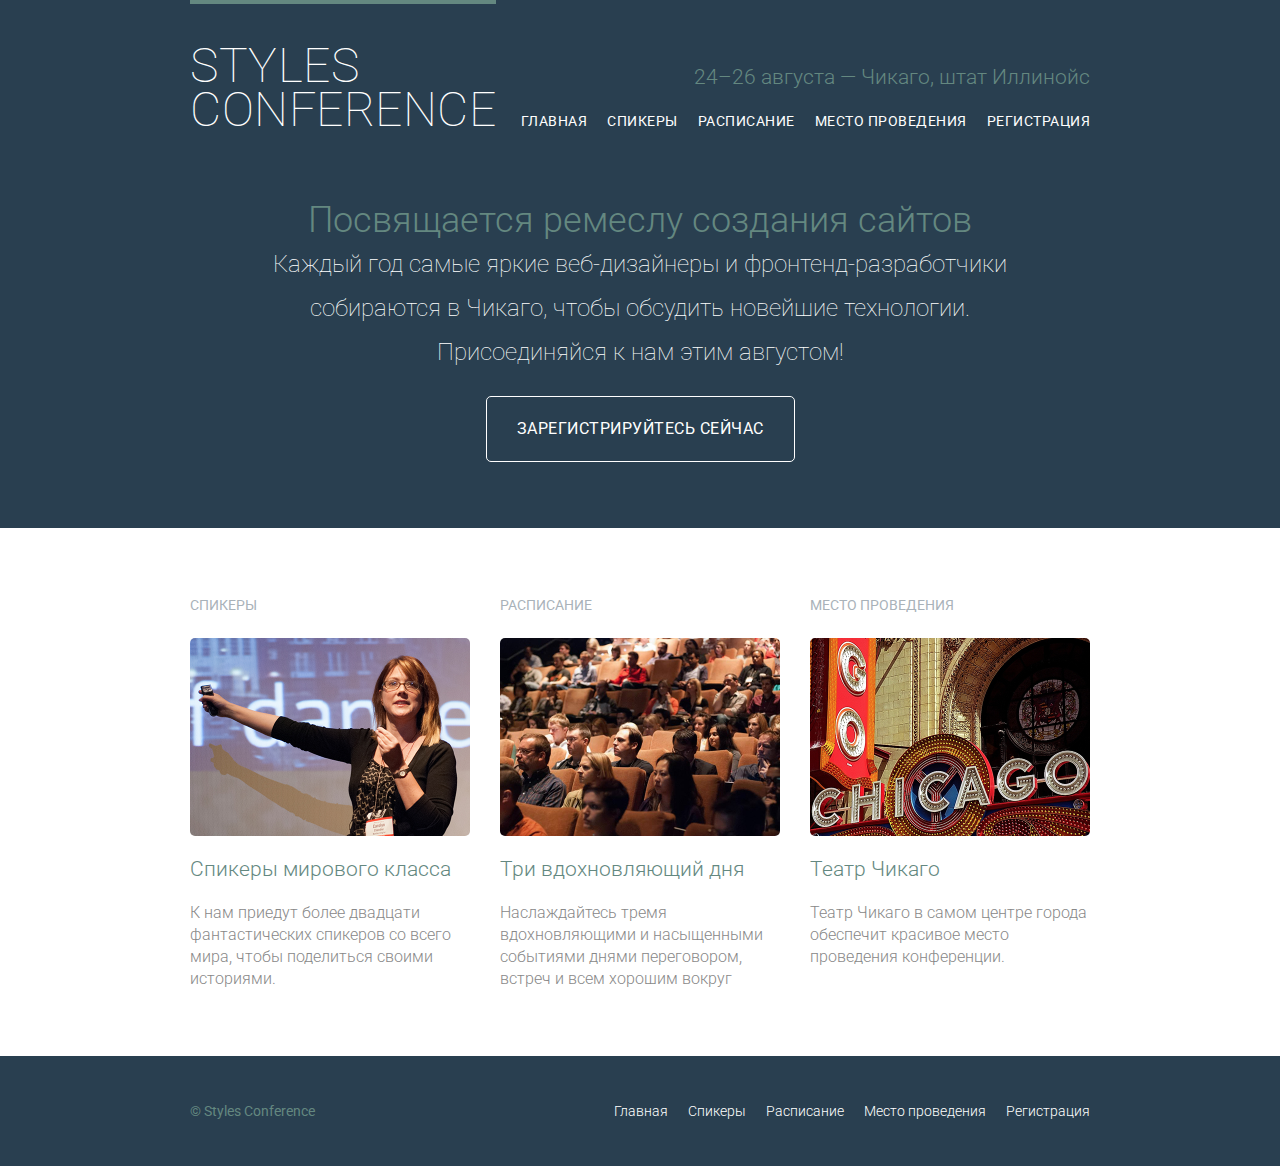
<file: index.html>
<!DOCTYPE html>
<html lang="ru">
  <head>
  	 <meta charset="utf-8">
  	 <title>Styles Conference</title>
     <link rel="preconnect" href="https://fonts.googleapis.com">
     <link rel="preconnect" href="https://fonts.gstatic.com" crossorigin>
     <link href="https://fonts.googleapis.com/css2?family=Roboto:wght@100;300;400&display=swap" rel="stylesheet">
  	 <link rel="stylesheet" href="assets/stylesheets/main.css">
  </head>
  <body>
  	 <header class="primary-header container group">
  	   <h1 class="logo">
  	   	 <a href="index.html">Styles <br> Conference</a>
       </h1>
  	   <h3 class="tagline">24&ndash;26 августа &mdash; Чикаго, штат Иллинойс</h3>
  	   <nav class="nav primary-nav">
         <ul>        
           <li><a href="index.html">Главная</a></li><!--
           --><li><a href="speakers.html">Спикеры</a></li><!--
           --><li><a href="schedule.html">Расписание</a></li><!--
           --><li><a href="venue.html">Место проведения</a></li><!--
           --><li><a href="register.html">Регистрация</a></li>
         </ul>
  	   </nav>
  	 </header>

  	  <section class="hero container">
  	  	<h2>Посвящается ремеслу создания сайтов</h2>
  	  	<p>Каждый год самые яркие веб-дизайнеры и фронтенд-разработчики собираются в Чикаго, 
     чтобы обсудить новейшие технологии. Присоединяйся к нам этим августом!</p>
     	<a class="btn btn-alt" href="register.html">Зарегистрируйтесь сейчас</a>
  	  </section>

    <section class="row">
  	  <div class="grid">

         <!-- Спикеры -->

  	  	<section class="teaser col-1-3">
          <h5>Спикеры</h5>
  	  		<a href="speakers.html">
  	  			<img src="assets/images/home/speakers.jpg" alt="Проффесиональные спикеры">
  	  			<h3>Спикеры мирового класса</h3>
  	  		</a>
  	  		<p>К нам приедут более двадцати фантастических спикеров со всего мира, чтобы поделиться своими историями.</p>
  	  	</section><!--
  
        Расписание
  
     --><section class="teaser col-1-3">
          <h5>Расписание</h5>
  	  		<a href="schedule.html">
  	  		  <img src="assets/images/home/schedule.jpg" alt="Расписание проведения мероприятия">	
  	  			<h3>Три вдохновляющий дня</h3>
  	  		</a>
  	  		<p>Наслаждайтесь тремя вдохновляющими и насыщенными событиями днями переговором, встреч и всем хорошим вокруг</p>
  	  	</section><!--
  
         Место проведения
  
    --><section class="teaser col-1-3">
       <h5>Место проведения</h5>
  	  		<a href="venue.html">
  	  			<img src="assets/images/home/venue.jpg" alt="Местом проведения является - Чикаго">
  	  			<h3>Театр Чикаго</h3>
  	  		</a>
  	  		<p>Театр Чикаго в самом центре города обеспечит красивое место проведения конференции.</p>
  	  	</section>

  	  </div>
    </section>

  	 <footer class="primary-footer container group">
  	 <small>&copy; Styles Conference</small>
       <nav class="nav">
         <ul>        
           <li><a href="index.html">Главная</a></li><!--
           --><li><a href="speakers.html">Спикеры</a></li><!--
           --><li><a href="schedule.html">Расписание</a></li><!--
           --><li><a href="venue.html">Место проведения</a></li><!--
           --><li><a href="register.html">Регистрация</a></li>
         </ul>
       </nav>
  	 </footer>
  </body>
</html>
</file>
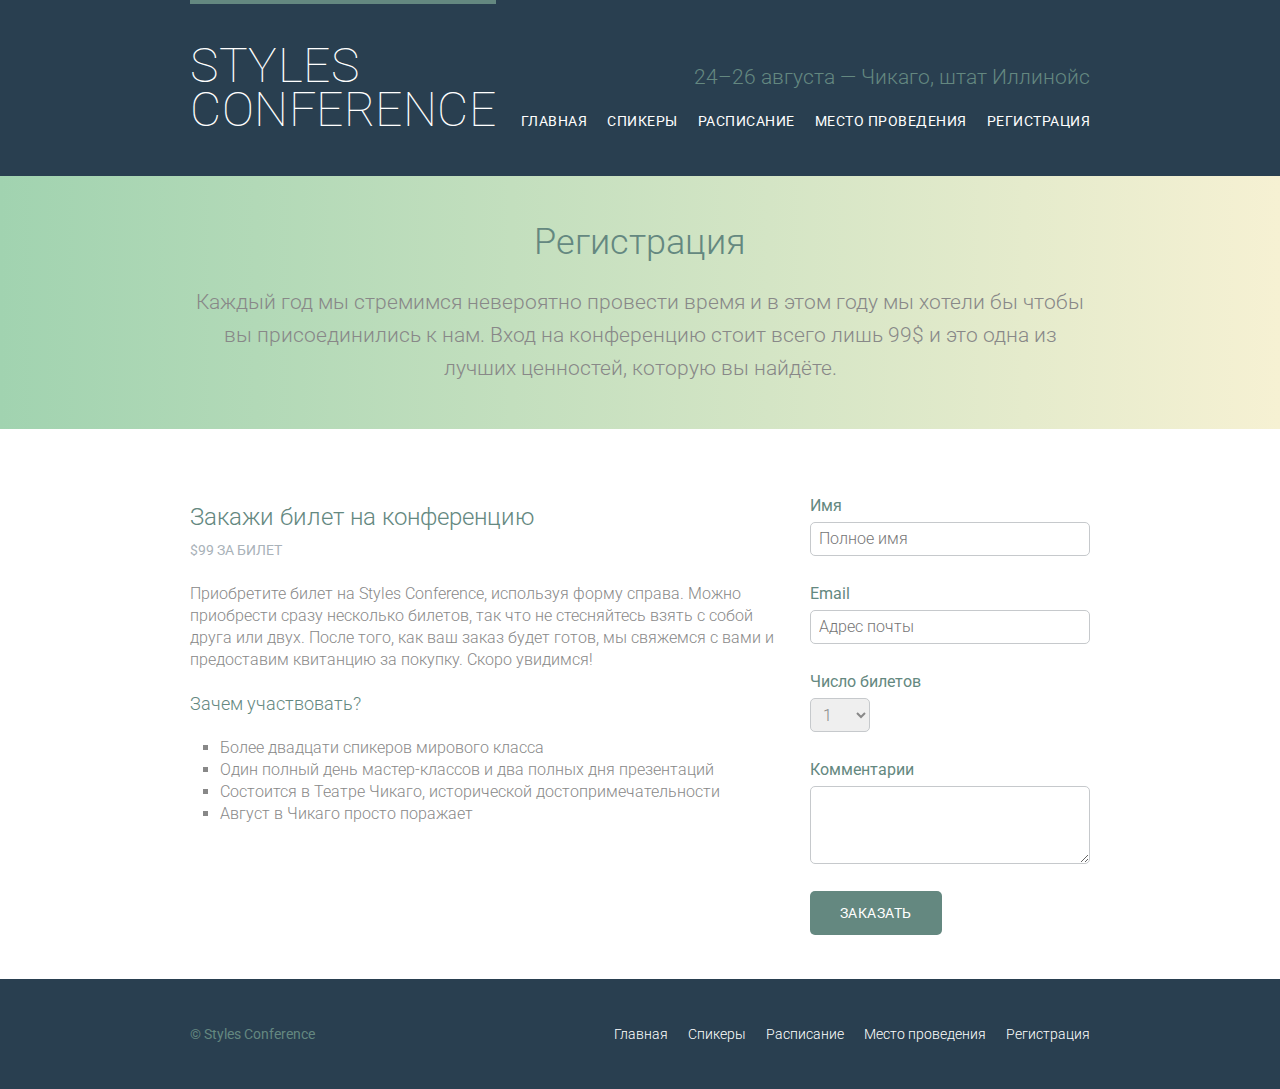
<file: register.html>
<!DOCTYPE html>
<html lang="ru">
  <head>
  	 <meta charset="utf-8">
  	 <title>Styles Conference</title>
     <link rel="preconnect" href="https://fonts.googleapis.com">
     <link rel="preconnect" href="https://fonts.gstatic.com" crossorigin>
     <link href="https://fonts.googleapis.com/css2?family=Roboto:wght@100;300;400&display=swap" rel="stylesheet">
  	 <link rel="stylesheet" href="assets/stylesheets/main.css">
  </head>
  <body>
  	 <header class="primary-header container group">
       <h1 class="logo">
         <a href="index.html">Styles <br> Conference</a>
       </h1>
       <h3 class="tagline">24&ndash;26 августа &mdash; Чикаго, штат Иллинойс</h3>
       <nav class="nav primary-nav">
         <ul>        
           <li><a href="index.html">Главная</a></li><!--
           --><li><a href="speakers.html">Спикеры</a></li><!--
           --><li><a href="schedule.html">Расписание</a></li><!--
           --><li><a href="venue.html">Место проведения</a></li><!--
           --><li><a href="register.html">Регистрация</a></li>
         </ul>
       </nav>
     </header>

  <section class="row-alt">
     <div class="lead container">
       <h1>Регистрация</h1>
       <p>Каждый год мы стремимся невероятно провести время и в этом году мы хотели бы чтобы вы присоединились к нам. Вход на конференцию стоит всего лишь 99$ и это одна из лучших ценностей, которую вы найдёте.</p>
     </div>
  </section>

  <section class="row">
    <div class="grid">

      <section class="col-2-3">

        <h2>Закажи билет на конференцию</h2>
        <h5>$99 за билет</h5>

        <p>Приобретите билет на Styles Conference, используя форму справа. 
     Можно приобрести сразу несколько билетов, так что не стесняйтесь взять 
     с собой друга или двух. После того, как ваш заказ будет готов, мы 
     свяжемся с вами и предоставим квитанцию за покупку. Скоро увидимся!</p>

        <h4>Зачем участвовать?</h4>

        <ul class="why-attend">
            <li>Более двадцати спикеров мирового класса</li>
            <li>Один полный день мастер-классов и два полных дня презентаций</li>
            <li>Состоится в Театре Чикаго, исторической достопримечательности</li>
            <li>Август в Чикаго просто поражает</li>
        </ul>
        
      </section><!--

      --><form class="col-1-3" action="#" method="post">

        <fieldset class="register-group">
          
          <label>
            Имя
            <input type="text" name="name" placeholder="Полное имя" required>
          </label>

          <label>
            Email
            <input type="email" name="email" placeholder="Адрес почты" required>
          </label>

          <label>
            Число билетов
            <select name="quantity" required>
              <option value="1" selected>1</option>
              <option value="2">2</option>
              <option value="3">3</option>
              <option value="4">4</option>
              <option value="5">5</option>
            </select>
          </label>

          <label>
            Комментарии
            <textarea name="comments"></textarea>
          </label>

        </fieldset>

        <input class="btn btn-default" type="submit" name="submit" value="Заказать">
        
      </form>  
      
    </div>
  </section>

      <footer class="primary-footer container group">
        <small>&copy; Styles Conference</small>
       <nav class="nav">
         <ul>        
           <li><a href="index.html">Главная</a></li><!--
           --><li><a href="speakers.html">Спикеры</a></li><!--
           --><li><a href="schedule.html">Расписание</a></li><!--
           --><li><a href="venue.html">Место проведения</a></li><!--
           --><li><a href="register.html">Регистрация</a></li>
         </ul>
       </nav>
     </footer>
  </body>
</file>
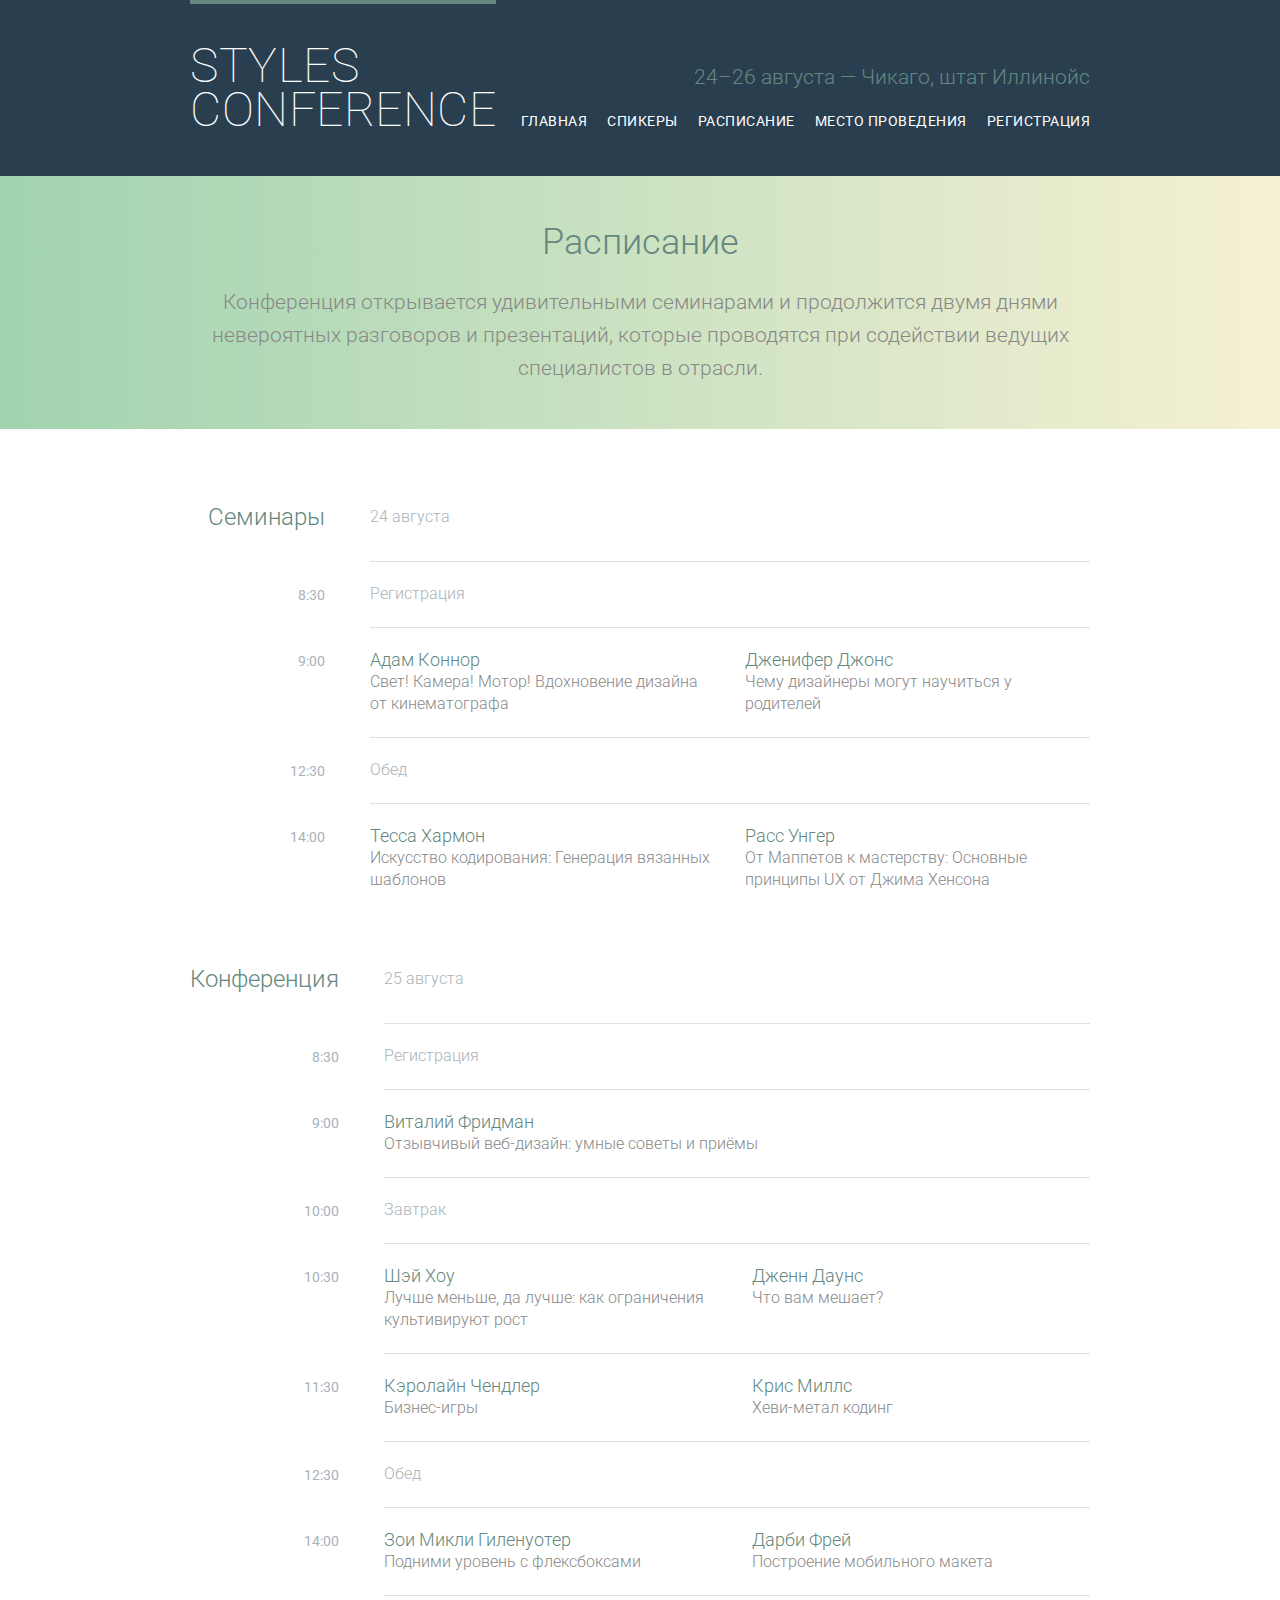
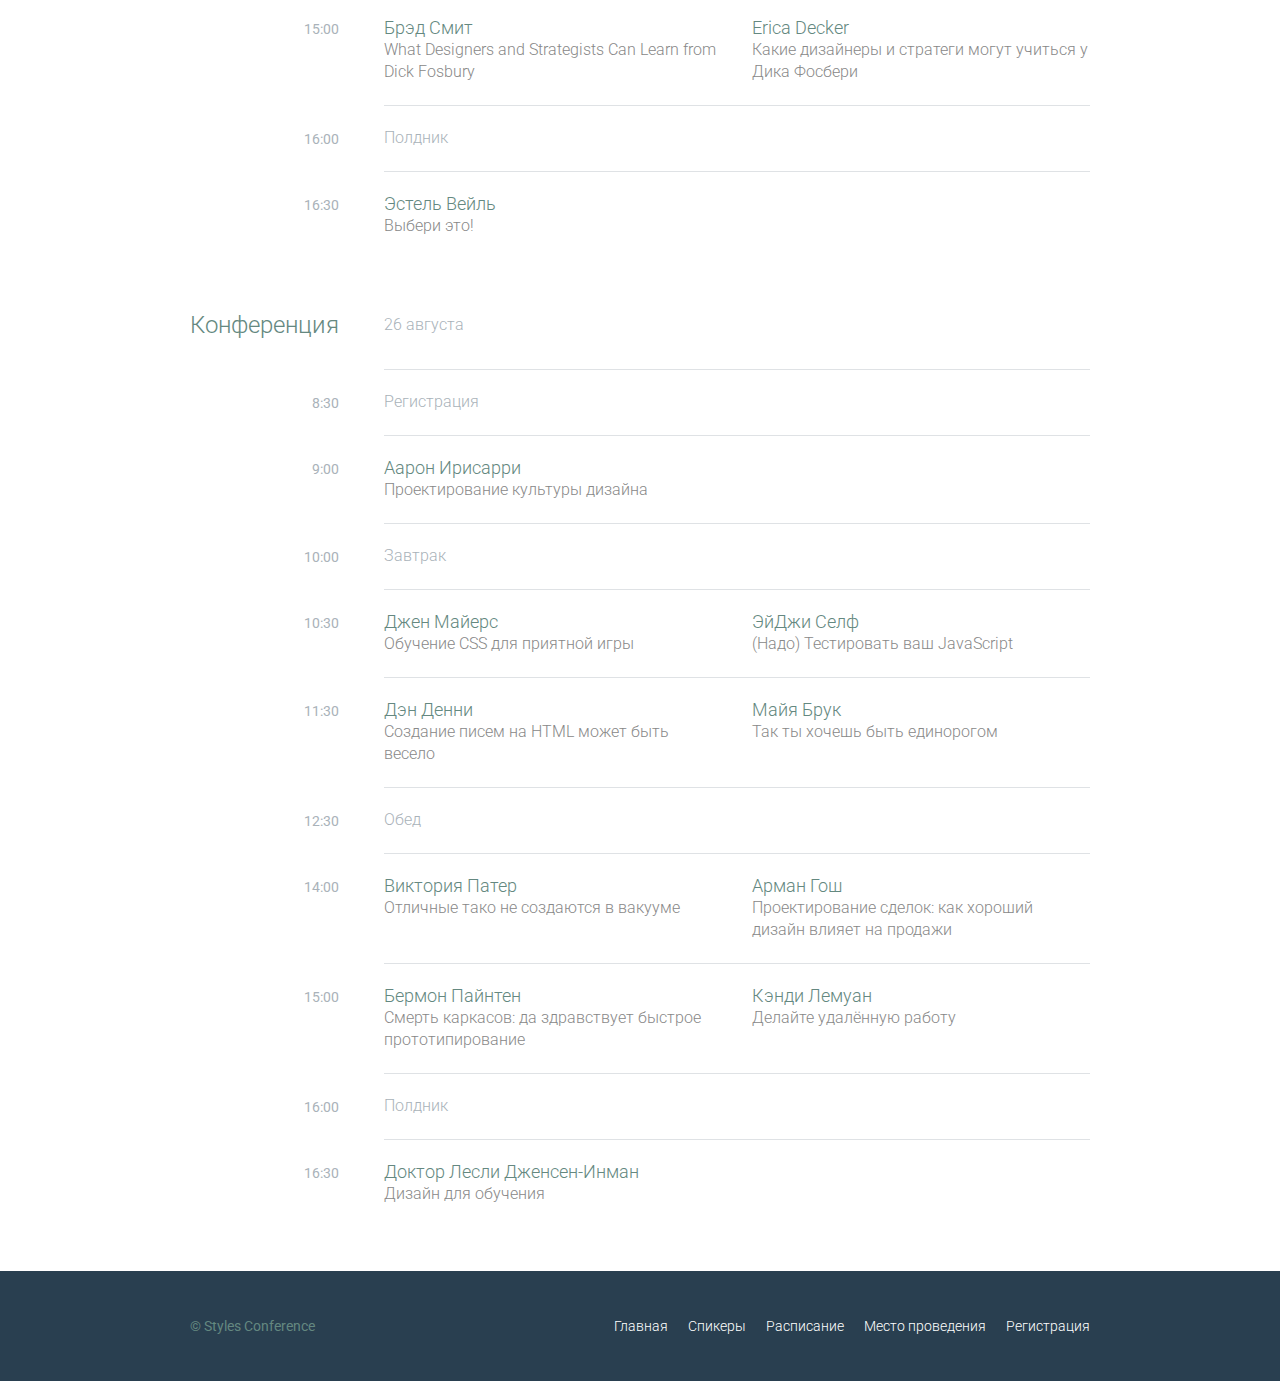
<file: schedule.html>
<!DOCTYPE html>
<html lang="ru">

  <head>
  	 <meta charset="utf-8">
  	 <title>Styles Conference</title>
     <link rel="preconnect" href="https://fonts.googleapis.com">
     <link rel="preconnect" href="https://fonts.gstatic.com" crossorigin>
     <link href="https://fonts.googleapis.com/css2?family=Roboto:wght@100;300;400&display=swap" rel="stylesheet">
  	 <link rel="stylesheet" href="assets/stylesheets/main.css">
  </head>

  <body>
  	 <header class="primary-header container group">
       <h1 class="logo">
         <a href="index.html">Styles <br> Conference</a>
       </h1>
       <h3 class="tagline">24&ndash;26 августа &mdash; Чикаго, штат Иллинойс</h3>
       <nav class="nav primary-nav">
         <ul>        
           <li><a href="index.html">Главная</a></li><!--
           --><li><a href="speakers.html">Спикеры</a></li><!--
           --><li><a href="schedule.html">Расписание</a></li><!--
           --><li><a href="venue.html">Место проведения</a></li><!--
           --><li><a href="register.html">Регистрация</a></li>
         </ul>
       </nav>
     </header>

  <section class="row-alt">
     <div class="lead container">
       <h1>Расписание</h1>
       <p>Конференция открывается удивительными семинарами и продолжится двумя днями невероятных разговоров и презентаций, которые проводятся при содействии ведущих специалистов в отрасли.</p>
     </div>
  </section>

  <section class="row">
    <div class="container">

      <table>
        <thead>
          <tr>
            <th scope="row">
              Семинары
            </th>
            <td class="schedule-offset" colspan="2">
              24 августа
            </td>
          </tr>
        </thead>
        <tbody>
          <tr>
            <th scope="row">
              <time datetime="08:30:00">8:30</time>
            </th>
            <td class="schedule-offset" colspan="2">
              Регистрация
            </td>
          </tr>
          <tr>
            <th scope="row">
              <time datetime="09:00:00">9:00</time>
            </th>
            <td>
              <a href="speakers.html#adam-connor">
                <h4>Адам Коннор</h4>
                Свет! Камера! Мотор! Вдохновение дизайна от кинематографа
              </a>
            </td>
            <td>
              <a href="speakers.html#jennifer-jones">
                <h4>Дженифер Джонс</h4>
                Чему дизайнеры могут научиться у родителей
              </a>
            </td>
          </tr>
          <tr>
            <th scope="row">
              <time datetime="12:30:00">12:30</time>
            </th>
            <td class="schedule-offset" colspan="2">
              Обед
            </td>
          </tr>
          <tr>
            <th scope="row">
              <time datetime="14:00:00">14:00</time>
            </th>
            <td>
              <a href="speakers.html#tessa-harmon">
                <h4>Тесса Хармон</h4>
                Искусство кодирования: Генерация вязанных шаблонов
              </a>
            </td>
            <td>
              <a href="speakers.html#russ-unger">
                <h4>Расс Унгер</h4>
                От Маппетов к мастерству: Основные принципы UX от Джима Хенсона
              </a>
            </td>
          </tr>
        </tbody>
      </table>

     <table>
          <thead>
            <tr>
              <th scope="row">
                Конференция
              </th>
              <td class="schedule-offset" colspan="2">
                25 августа
              </td>
            </tr>
          </thead>
          <tbody>
            <tr>
              <th scope="row">
                <time datetime="08:30:00">8:30</time>
              </th>
              <td class="schedule-offset" colspan="2">
                Регистрация
              </td>
            </tr>
            <tr>
              <th scope="row">
                <time datetime="09:00:00">9:00</time>
              </th>
              <td colspan="2">
                <a href="speakers.html#vitaly-friedman">
                  <h4>Виталий Фридман</h4>
                  Отзывчивый веб-дизайн: умные советы и приёмы
                </a>
              </td>
            </tr>
            <tr>
              <th scope="row">
                <time datetime="10:00:00">10:00</time>
              </th>
              <td class="schedule-offset" colspan="2">
                Завтрак
              </td>
            </tr>
            <tr>
              <th scope="row">
                <time datetime="10:30:00">10:30</time>
              </th>
              <td>
                <a href="speakers.html#shay-howe">
                  <h4>Шэй Хоу</h4>
                  Лучше меньше, да лучше: как ограничения культивируют рост
                </a>
              </td>
              <td>
                <a href="speakers.html#jenn-downs">
                  <h4>Дженн Даунс</h4>
                  Что вам мешает?
                </a>
              </td>
            </tr>
            <tr>
              <th scope="row">
                <time datetime="11:30:00">11:30</time>
              </th>
              <td>
                <a href="speakers.html#carolyn-chandler">
                  <h4>Кэролайн Чендлер</h4>
                  Бизнес-игры
                </a>
              </td>
              <td>
                <a href="speakers.html#chris-mills">
                  <h4>Крис Миллс</h4>
                  Хеви-метал кодинг
                </a>
              </td>
            </tr>
            <tr>
              <th scope="row">
                <time datetime="12:30:00">12:30</time>
              </th>
              <td class="schedule-offset" colspan="2">
                Обед
              </td>
            </tr>
            <tr>
              <th scope="row">
                <time datetime="14:00">14:00</time>
              </th>
              <td>
                <a href="speakers.html#zoe-mickley-gillenwater">
                  <h4>Зои Микли Гиленуотер</h4>
                  Подними уровень с флексбоксами
                </a>
              </td>
              <td>
                <a href="speakers.html#darby-frey">
                  <h4>  Дарби Фрей</h4>
                  Построение мобильного макета
                </a>
              </td>
            </tr>
            <tr>
              <th scope="row">
                <time datetime="15:00:00">15:00</time>
              </th>
              <td>
                <a href="speakers.html#brad-smith">
                  <h4>  Брэд Смит</h4>
                  What Designers and Strategists Can Learn from Dick Fosbury
                </a>
              </td>
              <td>
                <a href="speakers.html#erica-decker">
                  <h4>Erica Decker</h4>
                  Какие дизайнеры и стратеги могут учиться у Дика Фосбери
                </a>
              </td>
            </tr>
            <tr>
              <th scope="row">
                <time datetime="16:00:00">16:00</time>
              </th>
              <td class="schedule-offset" colspan="2">
                Полдник
              </td>
            </tr>
            <tr>
              <th scope="row">
                <time datetime="16:30:00">16:30</time>
              </th>
              <td colspan="2">
                <a href="speakers.html#estelle-weyl">
                  <h4>Эстель Вейль</h4>
                  Выбери это!
                </a>
              </td>
            </tr>
          </tbody>
        </table> 


        <table>
          <thead>
            <tr>
              <th scope="row">
                Конференция
              </th>
              <td class="schedule-offset" colspan="2">
                26 августа
              </td>
            </tr>
          </thead>
          <tbody>
            <tr>
              <th scope="row">
                <time datetime="08:30:00">8:30</time>
              </th>
              <td class="schedule-offset" colspan="2">
                Регистрация
              </td>
            </tr>
            <tr>
              <th scope="row">
                <time datetime="09:00:00">9:00</time>
              </th>
              <td colspan="2">
                <a href="speakers.html#aaron-irizarry">
                  <h4>Аарон Ирисарри</h4>
                  Проектирование культуры дизайна
                </a>
              </td>
            </tr>
            <tr>
              <th scope="row">
                <time datetime="10:00:00">10:00</time>
              </th>
              <td class="schedule-offset" colspan="2">
                Завтрак
              </td>
            </tr>
            <tr>
              <th scope="row">
                <time datetime="10:30:00">10:30</time>
              </th>
              <td>
                <a href="speakers.html#jen-myers">
                  <h4>Джен Майерс</h4>
                  Обучение CSS для приятной игры
                </a>
              </td>
              <td>
                <a href="speakers.html#aj-self">
                  <h4>ЭйДжи Селф</h4>
                  (Надо) Тестировать ваш JavaScript
                </a>
              </td>
            </tr>
            <tr>
              <th scope="row">
                <time datetime="11:30:00">11:30</time>
              </th>
              <td>
                <a href="speakers.html#dan-denney">
                  <h4>  Дэн Денни</h4>
                  Создание писем на HTML может быть весело
                </a>
              </td>
              <td>
                <a href="speakers.html#maya-bruck">
                  <h4>  Майя Брук</h4>
                    Так ты хочешь быть единорогом
                </a>
              </td>
            </tr>
            <tr>
              <th scope="row">
                <time datetime="12:30:00">12:30</time>
              </th>
              <td class="schedule-offset" colspan="2">
                Обед
              </td>
            </tr>
            <tr>
              <th scope="row">
                <time datetime="14:00">14:00</time>
              </th>
              <td>
                <a href="speakers.html#victoria-pater">
                  <h4>Виктория Патер</h4>
                    Отличные тако не создаются в вакууме
                </a>
              </td>
              <td>
                <a href="speakers.html#arman-ghosh">
                  <h4>Арман Гош</h4>
                    Проектирование сделок: как хороший дизайн влияет на продажи
                </a>
              </td>
            </tr>
            <tr>
              <th scope="row">
                <time datetime="15:00:00">15:00</time>
              </th>
              <td>
                <a href="speakers.html#bermon-painter">
                  <h4>Бермон Пайнтен</h4>
                  Смерть каркасов: да здравствует быстрое прототипирование
                </a>
              </td>
              <td>
                <a href="speakers.html#candi-lemoine">
                  <h4>Кэнди Лемуан</h4>
                  Делайте удалённую работу
                </a>
              </td>
            </tr>
            <tr>
              <th scope="row">
                <time datetime="16:00:00">16:00</time>
              </th>
              <td class="schedule-offset" colspan="2">
                Полдник
              </td>
            </tr>
            <tr>
              <th scope="row">
                <time datetime="16:30:00">16:30</time>
              </th>
              <td colspan="2">
                <a href="speakers.html#leslie-jensen-inman">
                  <h4>Доктор Лесли Дженсен-Инман</h4>
                 Дизайн для обучения
                </a>
              </td>
            </tr>
          </tbody>
        </table>
      
    </div>
  </section>

      <footer class="primary-footer container group">
        <small>&copy; Styles Conference</small>
       <nav class="nav">
         <ul>        
           <li><a href="index.html">Главная</a></li><!--
           --><li><a href="speakers.html">Спикеры</a></li><!--
           --><li><a href="schedule.html">Расписание</a></li><!--
           --><li><a href="venue.html">Место проведения</a></li><!--
           --><li><a href="register.html">Регистрация</a></li>
         </ul>
       </nav>
     </footer>
  </body>
</file>
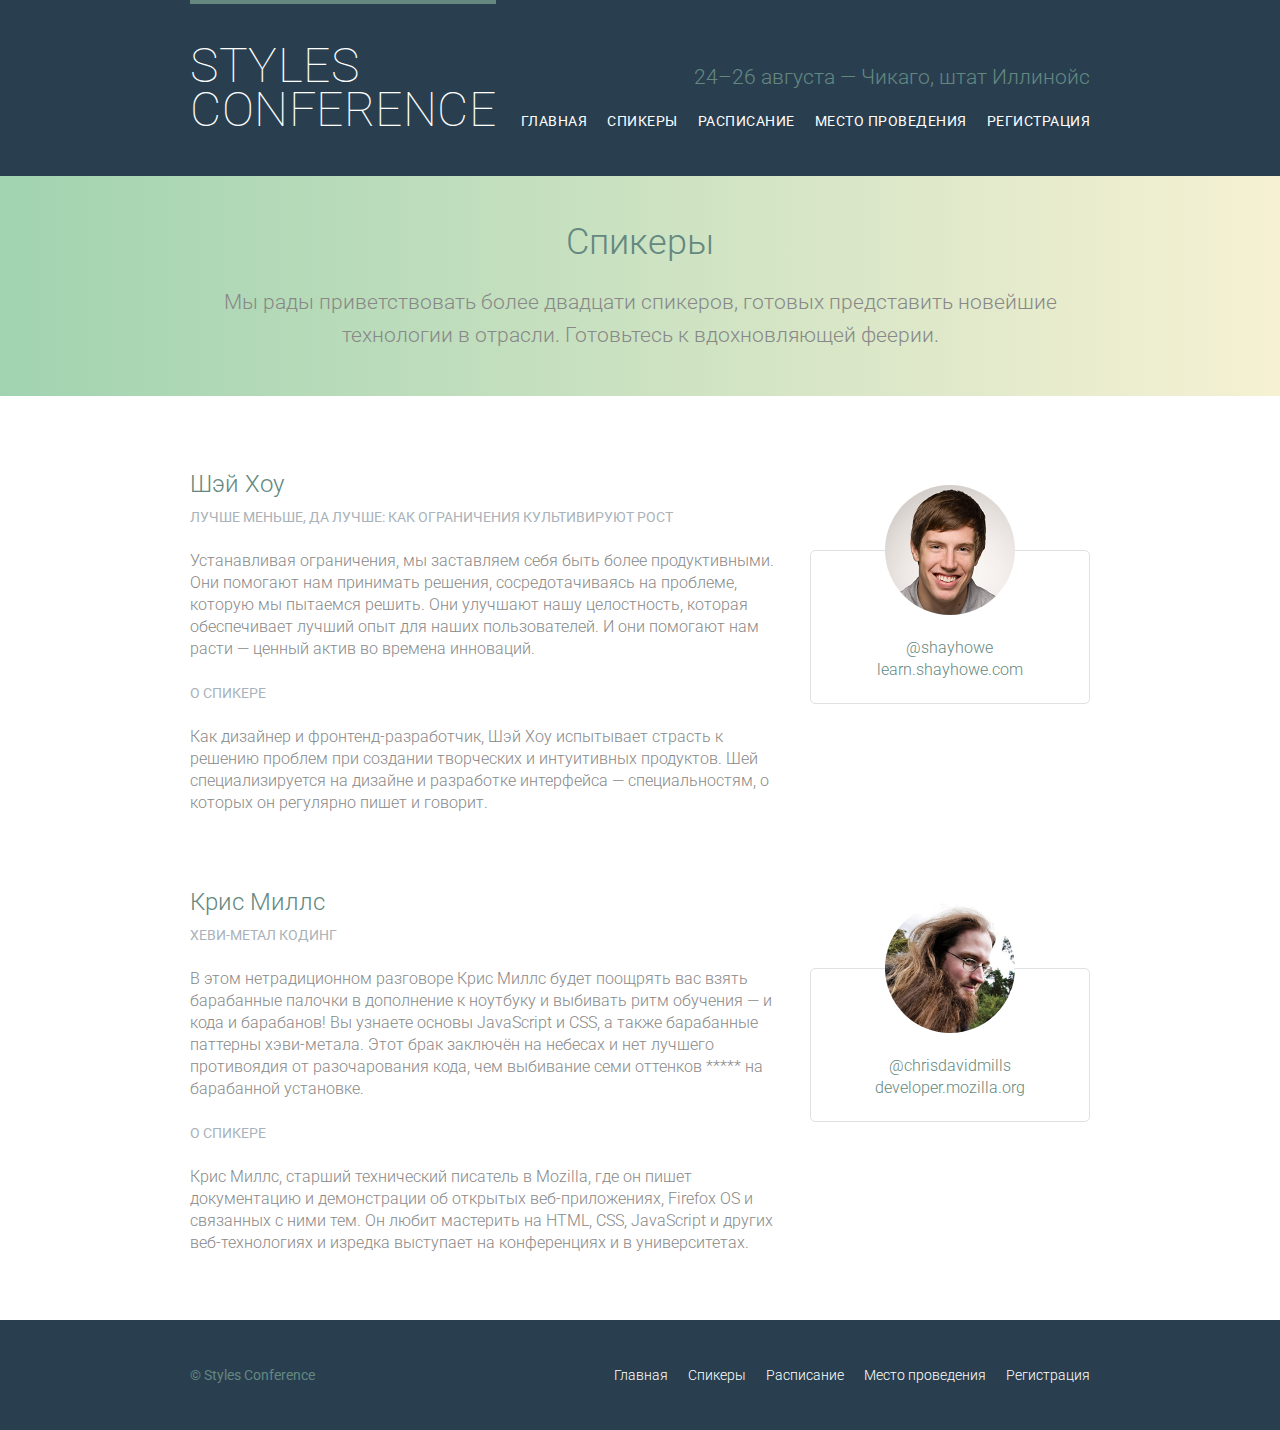
<file: speakers.html>
<!DOCTYPE html>
<html lang="ru">
  <head>
  	 <meta charset="utf-8">
  	 <title>Styles Conference</title>
     <link rel="preconnect" href="https://fonts.googleapis.com">
     <link rel="preconnect" href="https://fonts.gstatic.com" crossorigin>
     <link href="https://fonts.googleapis.com/css2?family=Roboto:wght@100;300;400&display=swap" rel="stylesheet">
  	 <link rel="stylesheet" href="assets/stylesheets/main.css">
  </head>
  <body>
  	 <header class="primary-header container group">
       <h1 class="logo">
         <a href="index.html">Styles <br> Conference</a>
       </h1>
       <h3 class="tagline">24&ndash;26 августа &mdash; Чикаго, штат Иллинойс</h3>
       <nav class="nav primary-nav">
         <ul>        
           <li><a href="index.html">Главная</a></li><!--
           --><li><a href="speakers.html">Спикеры</a></li><!--
           --><li><a href="schedule.html">Расписание</a></li><!--
           --><li><a href="venue.html">Место проведения</a></li><!--
           --><li><a href="register.html">Регистрация</a></li>
         </ul>
       </nav>
     </header>

  <section class="row-alt">
     <div class="lead container">
       <h1>Спикеры</h1>
       <p>Мы рады приветствовать более двадцати спикеров, готовых представить 
    новейшие технологии в отрасли. Готовьтесь к вдохновляющей феерии.</p>
     </div>
  </section>

  <section class="row">
      <div class="grid">
          <section class="speaker" id="shay-howe">
              <div class="col-2-3">
                 <h2>Шэй Хоу</h2>
                 <h5>Лучше меньше, да лучше: как ограничения культивируют рост</h5>

                 <p>Устанавливая ограничения, мы заставляем себя быть более продуктивными. Они помогают нам принимать решения, сосредотачиваясь на проблеме, которую мы пытаемся решить. Они улучшают нашу целостность, которая обеспечивает лучший опыт для наших пользователей. И они помогают нам расти — ценный актив во времена инноваций.</p>

                 <h5>О спикере</h5>

                 <p>Как дизайнер и фронтенд-разработчик, Шэй Хоу испытывает страсть к решению проблем при создании творческих и интуитивных продуктов. Шей специализируется на дизайне и разработке интерфейса — специальностям, о которых он регулярно пишет и говорит.</p>
              </div><!--
             --><aside class="col-1-3">
                <div class="speaker-info">

                    <img src="assets/images/speakers/shay-howe.jpg" alt="Шэй Хоу">

                    <ul>
                        <li><a href="https://twitter.com/shayhowe">@shayhowe</a></li>
                        <li><a href="http://learn.shayhowe.com/">learn.shayhowe.com</a></li>
                    </ul>

                </div>
              </aside>
          </section>
          <section id="chris-mills">
            <div class="col-2-3">
               <h2>Крис Миллс</h2> 
               <h5>ХЕВИ-МЕТАЛ КОДИНГ</h5>

               <p>В этом нетрадиционном разговоре Крис Миллс будет поощрять вас взять барабанные палочки в дополнение к ноутбуку и выбивать ритм обучения — и кода и барабанов! Вы узнаете основы JavaScript и CSS, а также барабанные паттерны хэви-метала. Этот брак заключён на небесах и нет лучшего противоядия от разочарования кода, чем выбивание семи оттенков ***** на барабанной установке.</p>

               <h5>О спикере</h5>

               <p>Крис Миллс, старший технический писатель в Mozilla, где он пишет документацию и демонстрации об открытых веб-приложениях, Firefox OS и связанных с ними тем. Он любит мастерить на HTML, CSS, JavaScript и других веб-технологиях и изредка выступает на конференциях и в университетах.</p>
            </div><!--
             --><aside class="col-1-3">
                <div class="speaker-info">

                    <img src="assets/images/speakers/chris-mills.jpg" alt="Крис Миллс">

                    <ul>
                        <li><a href="https://twitter.com/chrisdavidmills">@chrisdavidmills</a></li>
                        <li><a href="https://developer.mozilla.org/ru/">developer.mozilla.org</a></li>
                    </ul>
                </div>
              </aside>
          </section>
      </div>
  </section>

     <footer class="primary-footer container group">
        <small>&copy; Styles Conference</small>
       <nav class="nav">
         <ul>        
           <li><a href="index.html">Главная</a></li><!--
           --><li><a href="speakers.html">Спикеры</a></li><!--
           --><li><a href="schedule.html">Расписание</a></li><!--
           --><li><a href="venue.html">Место проведения</a></li><!--
           --><li><a href="register.html">Регистрация</a></li>
         </ul>
       </nav>
     </footer>
  </body>
</file>
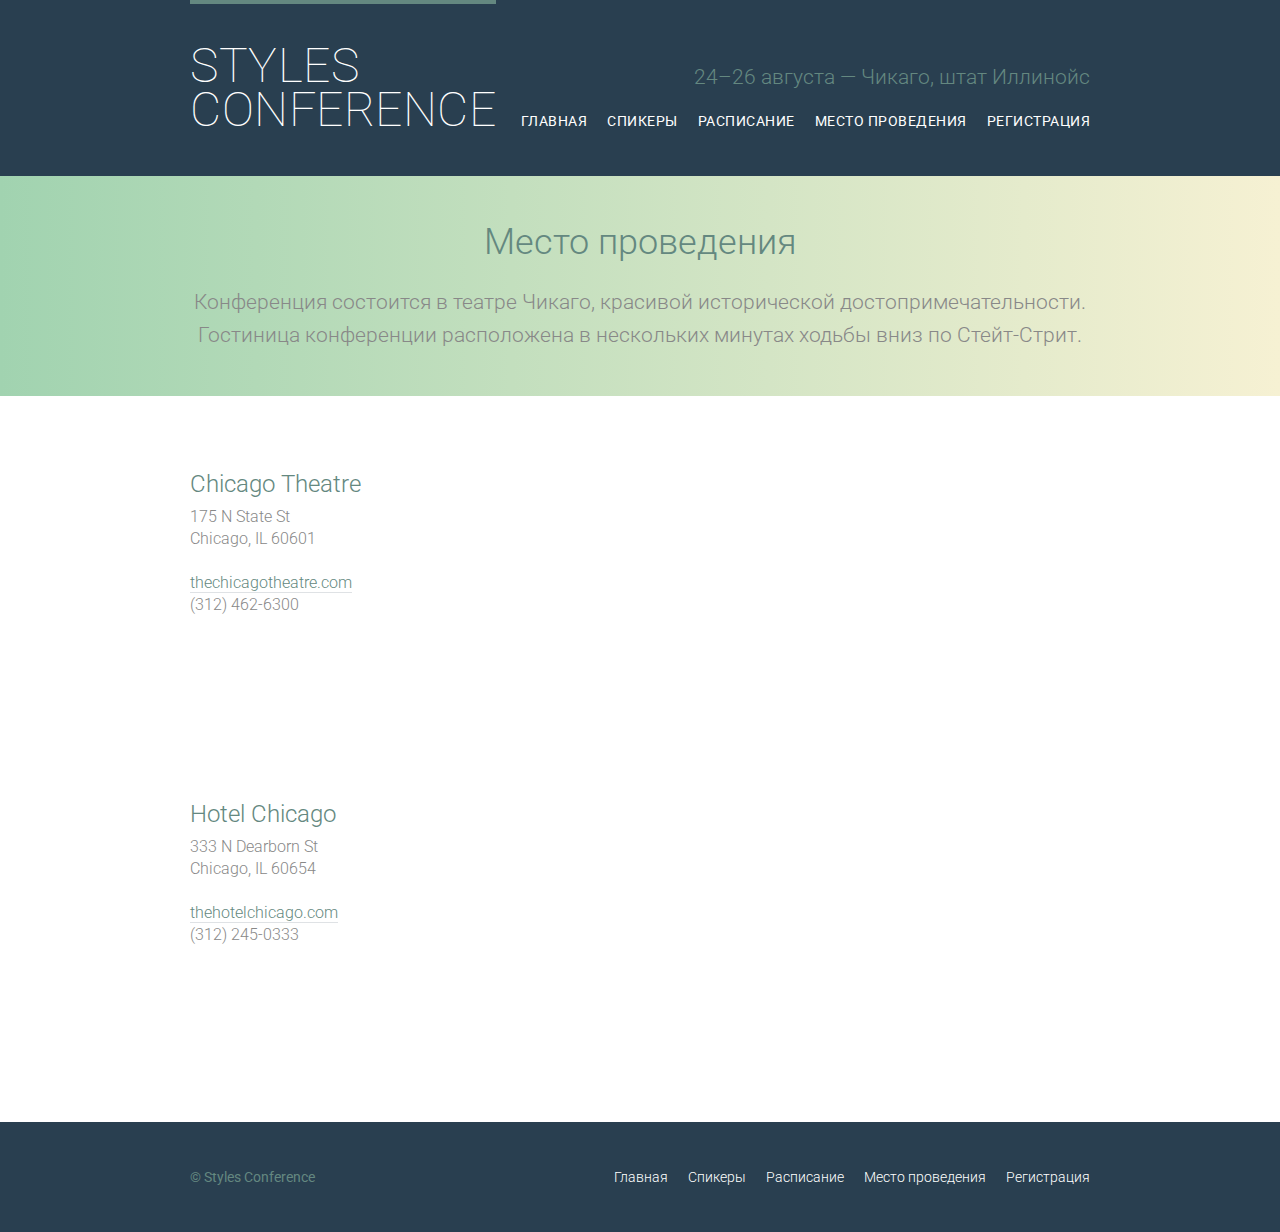
<file: venue.html>
<!DOCTYPE html>
<html lang="ru">
  <head>
  	 <meta charset="utf-8">
  	 <title>Styles Conference</title>
     <link rel="preconnect" href="https://fonts.googleapis.com">
     <link rel="preconnect" href="https://fonts.gstatic.com" crossorigin>
     <link href="https://fonts.googleapis.com/css2?family=Roboto:wght@100;300;400&display=swap" rel="stylesheet">
  	 <link rel="stylesheet" href="assets/stylesheets/main.css">
  </head>
  <body>
  	  <header class="primary-header container group">
       <h1 class="logo">
         <a href="index.html">Styles <br> Conference</a>
       </h1>
       <h3 class="tagline">24&ndash;26 августа &mdash; Чикаго, штат Иллинойс</h3>
       <nav class="nav primary-nav">
         <ul>        
           <li><a href="index.html">Главная</a></li><!--
           --><li><a href="speakers.html">Спикеры</a></li><!--
           --><li><a href="schedule.html">Расписание</a></li><!--
           --><li><a href="venue.html">Место проведения</a></li><!--
           --><li><a href="register.html">Регистрация</a></li>
         </ul>
       </nav>
     </header>

  <section class="row-alt">
     <div class="lead container">
       <h1>Место проведения</h1>
       <p>Конференция состоится в театре Чикаго, красивой исторической достопримечательности. Гостиница конференции расположена в нескольких минутах ходьбы вниз по Стейт-Стрит.</p>
     </div>
  </section>

  <section class="row">
    <div class="grid">

        <section class="venue-theatre">
            
            <div class="col-1-3">
                <h2>Chicago Theatre</h2>
                <p>175 N State St <br> Chicago, IL 60601</p>
                <p><a href="http://www.thechicagotheatre.com/">thechicagotheatre.com</a> <br> (312) 462-6300</p>
            </div><!--
            --><iframe class="col-2-3 venue-map" src="https://www.google.com/maps/embed?pb=!1m5!3m3!1m2!1s0x880e2ca55810a493%3A0x4700ddf60fcbfad6!2schicago+theatre!5e0!3m2!1sen!2sus!4v1388701393606"></iframe>

        </section>

        <section class="venue-hotel">

            <div class="col-1-3">
                <h2>Hotel Chicago</h2>
                <p>333 N Dearborn St <br> Chicago, IL 60654</p>
                <p><a href="https://thehotelchicago.com">thehotelchicago.com</a> <br> (312) 245-0333</p>
            </div><!--
            --><iframe class="col-2-3 venue-map" src="https://www.google.com/maps/embed?pb=!1m18!1m12!1m3!1d2970.1971547017984!2d-87.63106814845149!3d41.8886168791194!2m3!1f0!2f0!3f0!3m2!1i1024!2i768!4f13.1!3m3!1m2!1s0x880e2cae21a12625%3A0x277f22d4b64d5732!2sHotel%20Chicago%20Downtown%2C%20Autograph%20Collection!5e0!3m2!1sru!2sru!4v1664464309588!5m2!1sru!2sru"></iframe>
            
        </section>
        
    </div>
  </section>

     <footer class="primary-footer container group">
        <small>&copy; Styles Conference</small>
       <nav class="nav">
         <ul>        
           <li><a href="index.html">Главная</a></li><!--
           --><li><a href="speakers.html">Спикеры</a></li><!--
           --><li><a href="schedule.html">Расписание</a></li><!--
           --><li><a href="venue.html">Место проведения</a></li><!--
           --><li><a href="register.html">Регистрация</a></li>
         </ul>
       </nav>
     </footer>
  </body>
</file>
<file: assets/stylesheets/main.css>
/* http://meyerweb.com/eric/tools/css/reset/ 2. v2.0 | 20110126
  License: none (public domain)
*/
html, body, div, span, applet, object, iframe,
h1, h2, h3, h4, h5, h6, p, blockquote, pre,
a, abbr, acronym, address, big, cite, code,
del, dfn, em, img, ins, kbd, q, s, samp,
small, strike, strong, sub, sup, tt, var,
b, u, i, center,
dl, dt, dd, ol, ul, li,
fieldset, form, label, legend,
table, caption, tbody, tfoot, thead, tr, th, td,
article, aside, canvas, details, embed,
figure, figcaption, footer, header, hgroup,
menu, nav, output, ruby, section, summary,
time, mark, audio, video {
  margin: 0;
  padding: 0;
  border: 0;
  font-size: 100%;
  font: inherit;
  vertical-align: baseline;
}
/* HTML5 display-role reset for older browsers */
article, aside, details, figcaption, figure,
footer, header, hgroup, menu, nav, section {
  display: block;
}
body {
  line-height: 1;
}
ol, ul {
  list-style: none;
}
blockquote, q {
  quotes: none;
}
blockquote:before, blockquote:after,
q:before, q:after {
  content: '';
  content: none;
}
table {
  border-collapse: collapse;
  border-spacing: 0;
}



/*
  ========================================
  Пользовательские стили
  ========================================
*/

body {
  background: #293f50;
  color: #888;
  font: 300 16px/22px "Roboto", "Open Sans", "Helvetica Neue", Helvetica, Arial, sans-serif;
}


/*
  ========================================
  Сетка
  ========================================
*/

*,
*:before,
*:after {
  -webkit-box-sizing: border-box;
  -moz-box-sizing: border-box;
  box-sizing: border-box;
}

.container,
.grid {
  margin: 0 auto;
  width: 960px;
}
.container {
  padding-left: 30px;
  padding-right: 30px;
}

.col-1-3 {
  width: 33.33%;
}
.col-2-3 {
  width: 66.66%;
}

.col-1-3,
.col-2-3 {
  display: inline-block;
  vertical-align: top;
}

.grid,
.col-1-3,
.col-2-3 {
  padding-left: 15px;
  padding-right: 15px;
}


/*
  ========================================
  Clearfix
  ========================================
*/

.group::before,
.group::after {
  content: "";
  display: table;
}
.group::after {
  clear: both;
}
.group {
  clear: both;
  *zoom: 1;
}


/*
  ========================================
  Полосы
  ========================================
*/

.row
.row-alt {
  min-width: 960px;
}
.row {
  background: #fff;
  padding: 66px 0 44px 0;
}
.row-alt {
  background: #cbe2c1;
  background: -webkit-linear-gradient(to right, #a1d3b0, #f6f1d3);
  background: -moz-linear-gradient(to right, #a1d3b0, #f6f1d3);
  background: linear-gradient(to right, #a1d3b0, #f6f1d3);
  padding: 44px 0 22px 0;
}


/*
  ========================================
  Основной заголовок
  ========================================
*/

.logo {
  border-top: 4px solid #648880;
  float: left;
  font-size: 48px;
  font-weight: 100;
  letter-spacing: .5px;
  line-height: 44px;
  padding: 40px 0 22px 0;
  text-transform: uppercase;
}

.tagline {
  margin: 66px 0 22px 0;
  text-align: right;
}

.primary-nav {
  font-size: 14px;
  font-weight: 400;
  letter-spacing: .5px;
  text-transform: uppercase;
}

/*
  ========================================
  Основной подвал
  ========================================
*/

.primary-footer small {
  float: left;
  font-weight: 400;
}

.primary-footer {
  color: #648880;
  font-size: 14px;
  padding-bottom: 44px;
  padding-top: 44px;
}


/*
  ========================================
  Типографика
  ========================================
*/

h1, h3, h4, h5, p {
  margin-bottom: 22px;
}

h1, h2, h3, h4 {
  color: #648880;
}

h1 {
  font-size: 36px;
  line-height: 44px;
}
h2 {
  font-size: 24px;
  line-height: 44px;
}
h3 {
  font-size: 21px;
}
h4 {
  font-size: 18px;
}
h5 {
  color: #a9b2b9;
  font-size: 14px;
  font-weight: 400;
  text-transform: uppercase;
}

strong {
  font-weight: 400;
}

cite, em {
  font-style: italic;
}

.teaser a:hover h3 {
  color: #a9b2b9;
}


/*
  ========================================
  Вступление
  ========================================
*/

.lead {
  text-align: center;
}
.lead p {
  font-size: 21px;
  line-height: 33px;
}


/*
  ========================================
  Ссылки
  ========================================
*/

a:hover {
  color: #a9b2b9;
}
a {
  color: #648880;
  text-decoration: none;
}
p a {
  border-bottom: 1px solid #dfe2e5;
}

.primary-footer a,
.primary-header a {
  color: #fff;
}
.primary-footer a:hover,
.primary-header a:hover {
  color: #648880;
}

/*
  ========================================
  Кнопки
  ========================================
*/

.btn {
  border-radius: 5px;
  color: #fff;
  cursor: pointer;
  display: inline-block;
  font-weight: 400;
  letter-spacing: .5px;
  margin: 0;
  text-transform: uppercase;
}

.btn-alt {
  border: 1px solid #fff;
  padding: 10px 30px;
}
.btn-alt:hover {
  background: #fff;
  color: #648880;
}
.btn-default {
  border: 0;
  background: #648880;
  padding: 11px 30px;
  font-size: 14px;
}
.btn-default:hover {
  background: #77a198;
}

/*
  ========================================
  Главная страница
  ========================================
*/

.hero {
  color: #fff;
  line-height: 44px;
  padding: 22px 80px 66px 80px;
  text-align: center;
}
.hero h2 {
  font-size: 36px;
}
.hero p {
  font-size: 24px;
  font-weight: 100;
}
.teaser img {
  border-radius: 5px;
  display: block;
  margin-bottom: 22px;
  max-width: 100%;
}

/*
  ========================================
  Навигация
  ========================================
*/

.nav {
  text-align: right;
}
.nav li {
  display: inline-block;
  margin: 0 10px;
  vertical-align: top;
}
.nav li:last-child {
  margin-right: 0;
}

/*
  ========================================
  Спикеры
  ========================================
*/

.speaker-info {
  border: 1px solid #dfe2e5;
  border-radius: 5px;
  margin-top: 88px;
  padding-bottom: 22px;
  text-align: center;
}
.speaker {
  margin-bottom: 44px;
}
.speaker-info img {
  border-radius: 50%;
  height: 130px;
  margin: -66px 0 22px 0;
  vertical-align: top;
}


/*
  ========================================
  Расписание
  ========================================
*/

table {
  margin-bottom: 44px;
  width: 100%;
}
table:last-child {
  margin-bottom: 0;
}
th,
td {
  padding-bottom: 22px;
  vertical-align: top;
}
th {
  padding-right: 45px;
  text-align: right;
  width: 20%;
}
td {
  width: 40%;
}
thead {
  line-height: 44px;
}
thead th {
  color: #648880;
  font-size: 24px;
}
tbody th {
  color: #a9b2b9;
  font-size: 14px;
  font-weight: 400;
  padding-top: 22px;
  text-transform: uppercase;
}
tbody td {
  border-top: 1px solid #dfe2e5;
  padding-top: 21px;
}
tbody td:first-of-type {
  padding-right: 15px;
}
tbody td:last-of-type {
  padding-left: 15px;
}
tbody td:only-of-type {
  padding-left: 0;
  padding-right: 0;
}
table a {
  color: #888;
}
table h4 {
  margin-bottom: 0;
}
.schedule-offset {
  color: #a9b2b9;
}



/*
  ========================================
  Место проведения
  ========================================
*/

.venue-theatre {
  margin-bottom: 66px;
}
.venue-hotel {
  margin-bottom: 22px;
}
.venue-map {
  height: 264px;
}

/*
  ========================================
  Регистрация
  ========================================
*/

.why-attend {
  list-style: square;
  margin: 0 0 22px 30px;
}
.form {
  margin-bottom: 22px;
}
input,
select,
textarea {
  font:  300 16px/22px "Roboto", "Open Sans", "Helvetica Neue", Helvetica, Arial, sans-serif;;
}
.register-group label {
  color: #648880;
  cursor: pointer;
  font-weight: 400;
}
.register-group input,
.register-group select,
.register-group textarea {
  border: 1px solid #c6c9cc;
  border-radius: 5px;
  color: #888;
  display: block;
  margin: 5px 0 27px 0;
  padding: 5px 8px;
}
.register-group input,
.register-group textarea {
  width: 100%;
}
.register-group select {
  height: 34px;
  width: 60px;
}
.register-group textarea {
  height: 78px;
}
</file>
